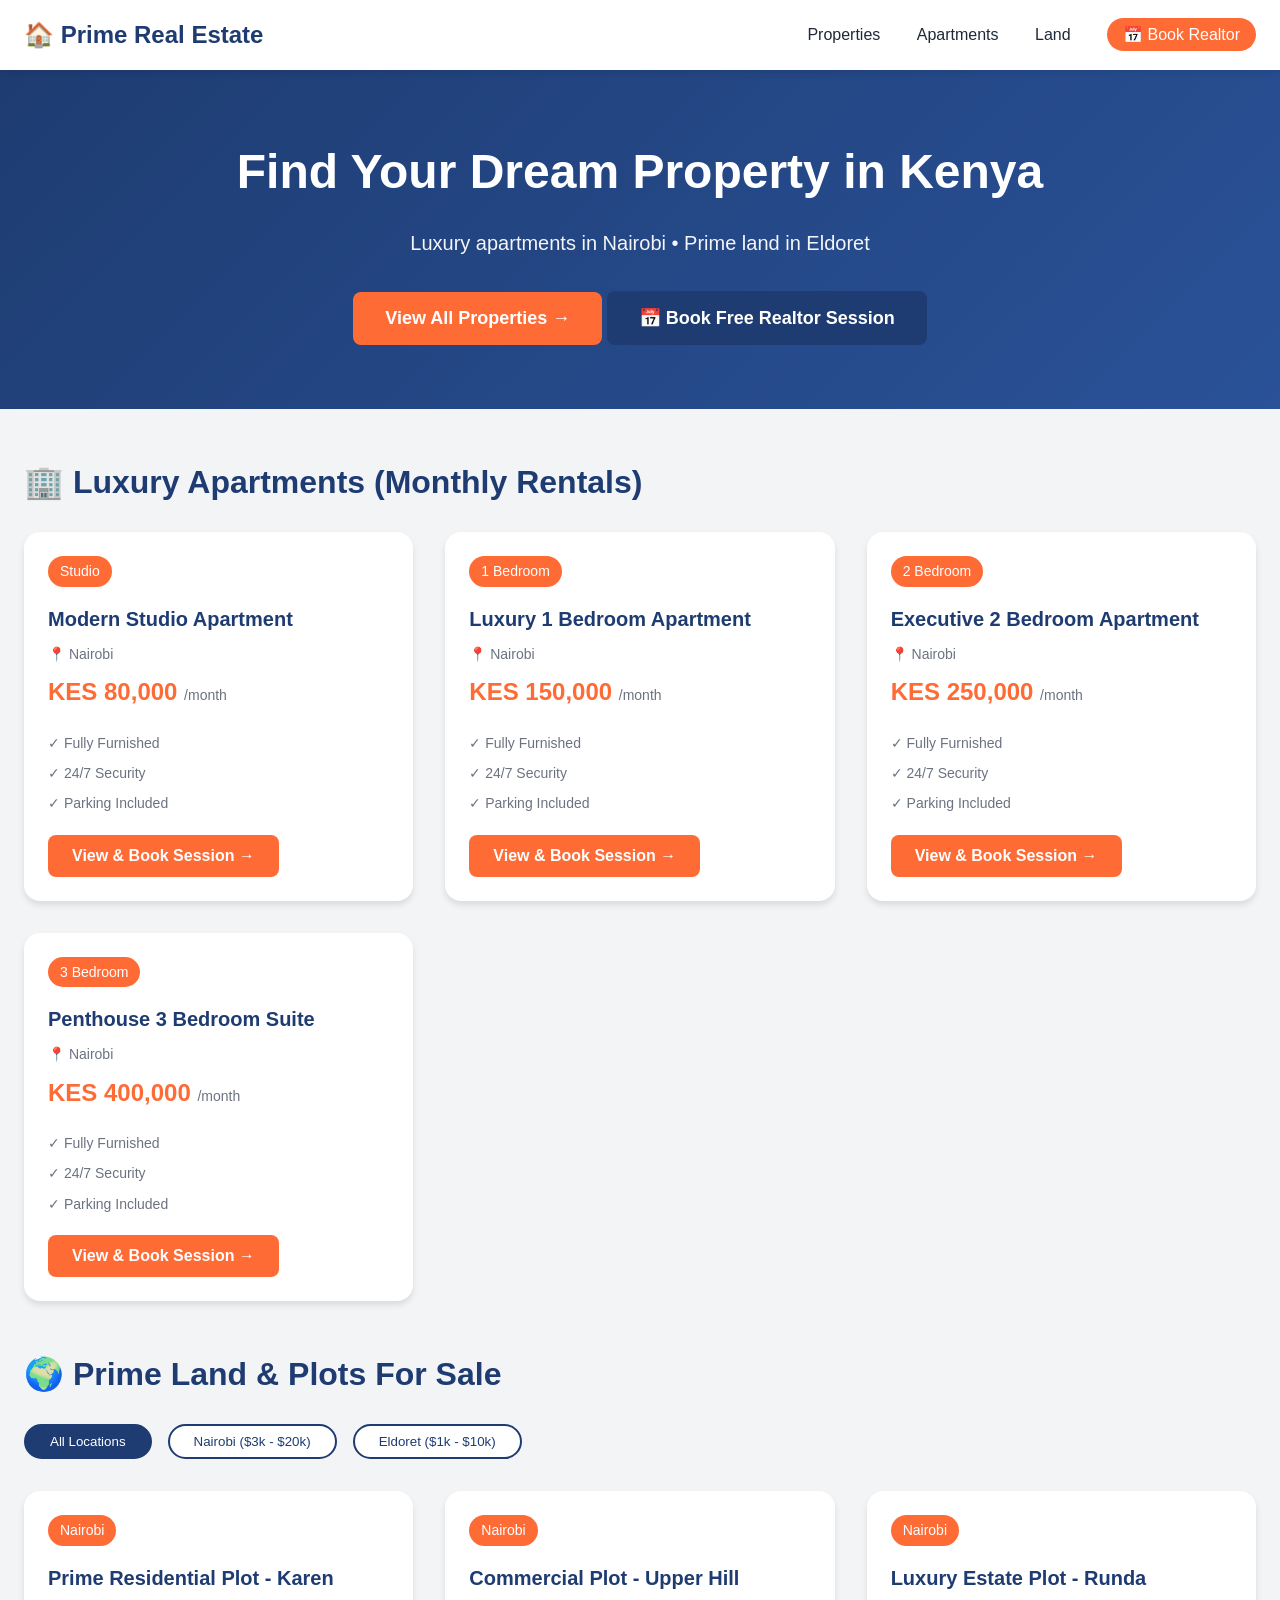
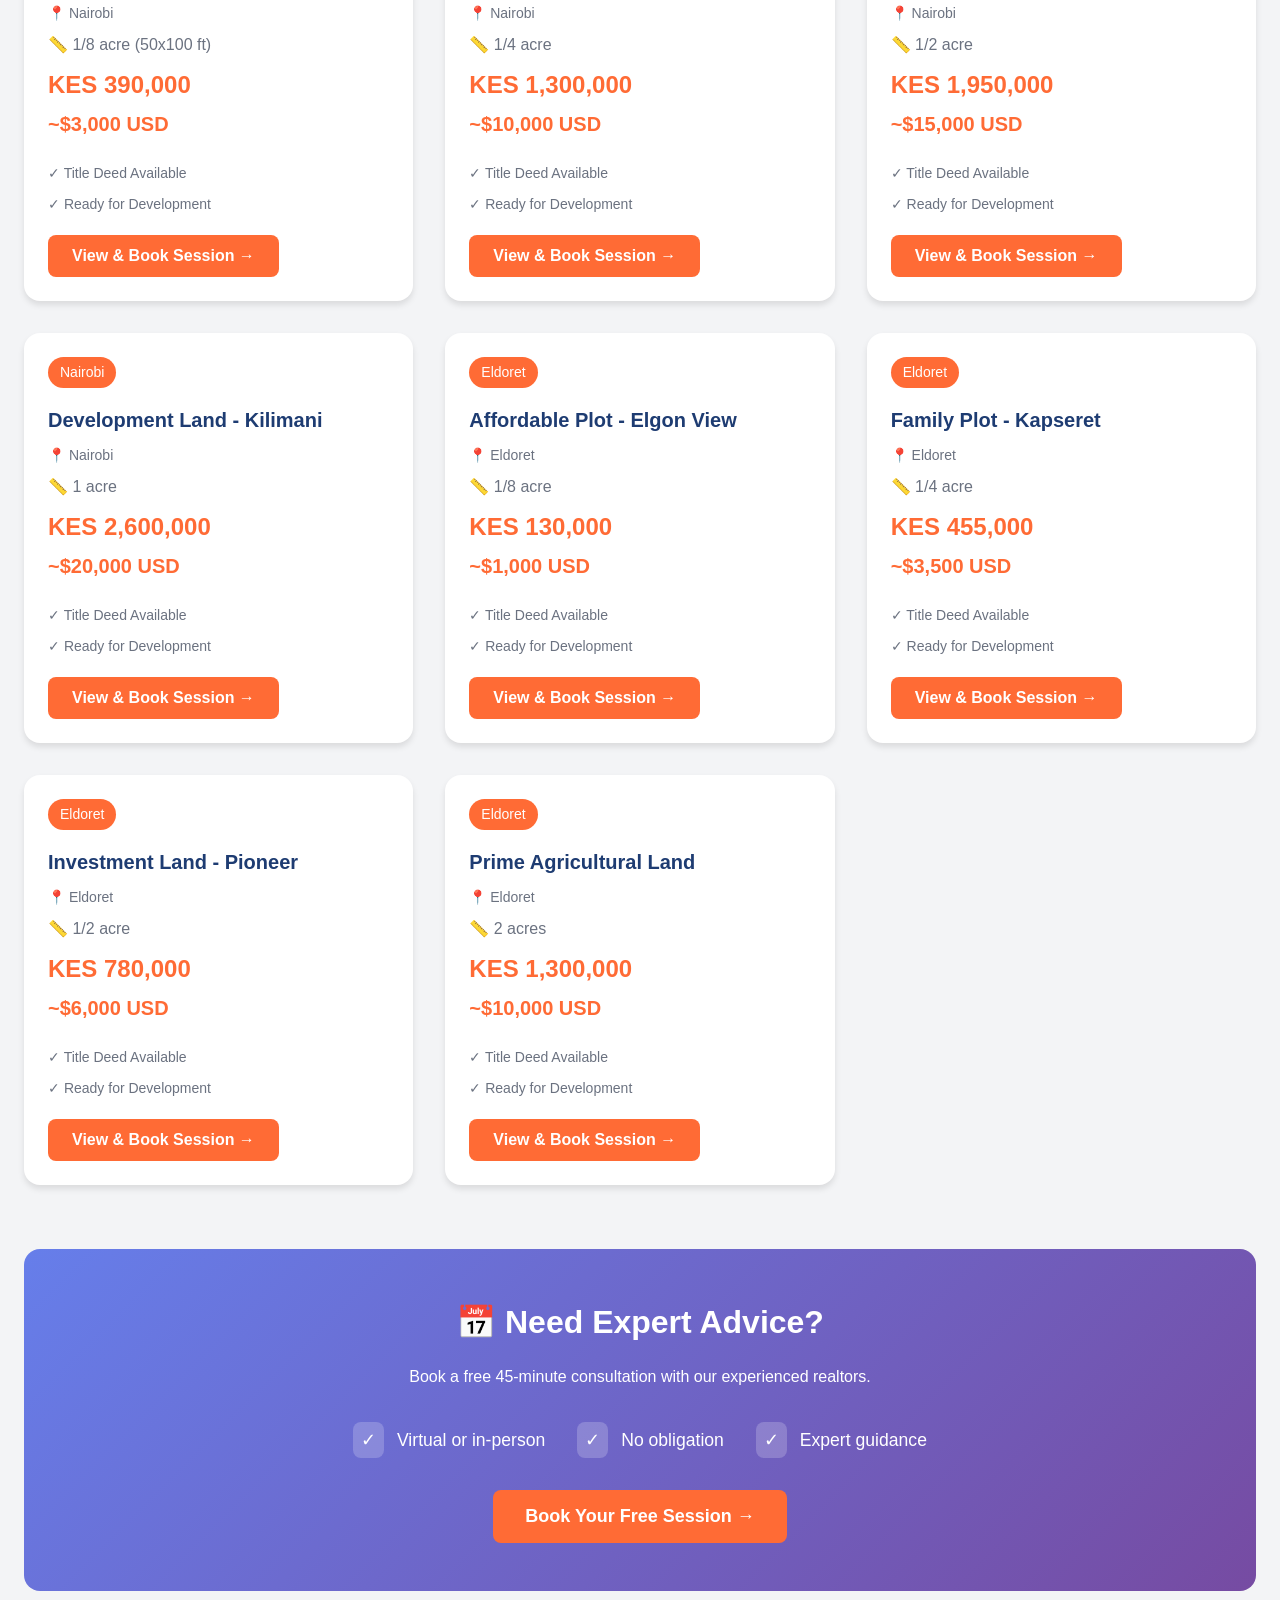
<file: index.html>
<!DOCTYPE html>
<html lang="en">
<head>
    <meta charset="UTF-8">
    <meta name="viewport" content="width=device-width, initial-scale=1.0">
    <title>Prime Real Estate | Apartments & Land for Sale</title>
    
    <!-- Google Tag Manager -->
    <script>(function(w,d,s,l,i){w[l]=w[l]||[];w[l].push({'gtm.start':
    new Date().getTime(),event:'gtm.js'});var f=d.getElementsByTagName(s)[0],
    j=d.createElement(s),dl=l!='dataLayer'?'&l='+l:'';j.async=true;j.src=
    'https://www.googletagmanager.com/gtm.js?id='+i+dl;f.parentNode.insertBefore(j,f);
    })(window,document,'script','dataLayer','GTM-KRJKLHX5');</script>
    <!-- End Google Tag Manager -->
    
    <link rel="stylesheet" href="css/style.css">
</head>
<body>
    <!-- Google Tag Manager (noscript) -->
    <noscript><iframe src="https://www.googletagmanager.com/ns.html?id=GTM-KRJKLHX5"
    height="0" width="0" style="display:none;visibility:hidden"></iframe></noscript>
    <!-- End Google Tag Manager (noscript) -->
    
    <nav class="navbar">
        <div class="container">
            <a href="index.html" class="brand">🏠 Prime Real Estate</a>
            <div class="nav-links">
                <a href="index.html">Properties</a>
                <a href="#apartments">Apartments</a>
                <a href="#land">Land</a>
                <a href="#realtor" class="realtor-link">📅 Book Realtor</a>
            </div>
        </div>
    </nav>
    
    <main>
        <section class="hero">
            <div class="container">
                <h1>Find Your Dream Property in Kenya</h1>
                <p>Luxury apartments in Nairobi • Prime land in Eldoret</p>
                <button id="viewAllPropertiesBtn" class="btn btn-primary btn-large">View All Properties →</button>
                <button id="directBookingBtn" class="btn btn-secondary btn-large">📅 Book Free Realtor Session</button>
            </div>
        </section>
        
        <div class="container">
            <section id="apartments" class="properties-section">
                <h2>🏢 Luxury Apartments (Monthly Rentals)</h2>
                <div class="property-grid" id="apartmentsGrid"></div>
            </section>
            
            <section id="land" class="properties-section">
                <h2>🌍 Prime Land & Plots For Sale</h2>
                <div class="location-filter">
                    <button class="filter-btn active" data-location="all">All Locations</button>
                    <button class="filter-btn" data-location="Nairobi">Nairobi ($3k - $20k)</button>
                    <button class="filter-btn" data-location="Eldoret">Eldoret ($1k - $10k)</button>
                </div>
                <div class="property-grid" id="landGrid"></div>
            </section>
            
            <section id="realtor" class="realtor-section">
                <div class="realtor-card">
                    <h2>📅 Need Expert Advice?</h2>
                    <p>Book a free 45-minute consultation with our experienced realtors.</p>
                    <div class="realtor-features">
                        <div class="feature"><span>✓</span> Virtual or in-person</div>
                        <div class="feature"><span>✓</span> No obligation</div>
                        <div class="feature"><span>✓</span> Expert guidance</div>
                    </div>
                    <button id="directBookingBtn2" class="btn btn-primary btn-large">Book Your Free Session →</button>
                </div>
            </section>
        </div>
    </main>
    
    <script src="js/analytics.js"></script>
    <script src="js/properties.js"></script>
    <script>
        function pushViewItemListEvent(items, listName, listId) {
            window.dataLayer = window.dataLayer || [];
            window.dataLayer.push({
                'event': 'view_item_list',
                'ecommerce': {
                    'item_list_id': listId,
                    'item_list_name': listName,
                    'items': items
                }
            });
        }
        
        function renderApartments() {
            const apartmentItems = apartments.map(apt => ({
                item_id: apt.id, item_name: apt.name, price: apt.price,
                currency: 'KES', index: apt.index, item_category: 'Apartment Rental',
                location: apt.location, bedrooms: apt.bedrooms
            }));
            
            document.getElementById('apartmentsGrid').innerHTML = apartments.map(apt => `
                <div class="property-card">
                    <div class="property-badge">${apt.bedrooms === 0 ? 'Studio' : apt.bedrooms + ' Bedroom'}</div>
                    <h3>${apt.name}</h3>
                    <p class="location">📍 ${apt.location}</p>
                    <p class="price">KES ${apt.price.toLocaleString()} <span class="period">/month</span></p>
                    <ul class="property-features">
                        <li>✓ Fully Furnished</li>
                        <li>✓ 24/7 Security</li>
                        <li>✓ Parking Included</li>
                    </ul>
                    <button class="btn btn-primary view-details" data-property='${JSON.stringify(apt)}'>View & Book Session →</button>
                </div>
            `).join('');
            
            pushViewItemListEvent(apartmentItems, 'Luxury Apartments', 'apartments_list');
            
            document.querySelectorAll('.view-details').forEach(btn => {
                btn.addEventListener('click', () => {
                    localStorage.setItem('selectedProperty', btn.dataset.property);
                    window.location.href = 'property-detail.html';
                });
            });
        }
        
        let currentLandFilter = 'all';
        
        function renderLandPlots() {
            const filtered = currentLandFilter === 'all' ? landPlots : landPlots.filter(plot => plot.location === currentLandFilter);
            const landItems = filtered.map(plot => ({
                item_id: plot.id, item_name: plot.name, price: plot.price,
                currency: 'KES', index: plot.index, item_category: 'Land/Plot',
                location: plot.location, size: plot.size
            }));
            
            document.getElementById('landGrid').innerHTML = filtered.map(plot => {
                const priceInUSD = plot.price_usd || Math.round(plot.price / 130);
                return `<div class="property-card land-card">
                    <div class="property-badge">${plot.location}</div>
                    <h3>${plot.name}</h3>
                    <p class="location">📍 ${plot.location}</p>
                    <p class="size">📏 ${plot.size}</p>
                    <p class="price">KES ${plot.price.toLocaleString()}<br><small>~$${priceInUSD.toLocaleString()} USD</small></p>
                    <ul class="property-features">
                        <li>✓ Title Deed Available</li>
                        <li>✓ Ready for Development</li>
                    </ul>
                    <button class="btn btn-primary view-details-land" data-property='${JSON.stringify(plot)}'>View & Book Session →</button>
                </div>`;
            }).join('');
            
            pushViewItemListEvent(landItems, `${currentLandFilter === 'all' ? 'All' : currentLandFilter} Land Plots`, 'land_list');
            
            document.querySelectorAll('.view-details-land').forEach(btn => {
                btn.addEventListener('click', () => {
                    localStorage.setItem('selectedProperty', btn.dataset.property);
                    window.location.href = 'property-detail.html?type=land';
                });
            });
        }
        
        function directRealtorBooking() {
            window.dataLayer.push({
                'event': 'begin_checkout',
                'ecommerce': { 'currency': 'KES', 'value': 0, 'items': [{ 'item_id': 'REALTOR_CONSULT_001', 'item_name': 'Free Realtor Consultation', 'price': 0, 'quantity': 1 }] }
            });
            
            const serviceProperty = { id: 'SVC_REALTOR_001', name: 'Professional Realtor Consultation', price: 0, location: 'Virtual/In-person', size: '45-minute session' };
            localStorage.setItem('bookingType', 'direct_consultation');
            localStorage.setItem('bookingProperty', JSON.stringify(serviceProperty));
            localStorage.setItem('selectedProperty', JSON.stringify(serviceProperty));
            window.location.href = 'property-detail.html?direct=1';
        }
        
        document.querySelectorAll('.filter-btn').forEach(btn => {
            btn.addEventListener('click', () => {
                document.querySelectorAll('.filter-btn').forEach(b => b.classList.remove('active'));
                btn.classList.add('active');
                currentLandFilter = btn.dataset.location;
                renderLandPlots();
            });
        });
        
        document.getElementById('viewAllPropertiesBtn')?.addEventListener('click', () => {
            const allProperties = [...apartments.map(apt => ({ ...apt, category: 'apartment' })), ...landPlots.map(plot => ({ ...plot, category: 'land' }))];
            const allItems = allProperties.map(prop => ({ item_id: prop.id, item_name: prop.name, price: prop.price, currency: 'KES', item_category: prop.category === 'apartment' ? 'Apartment Rental' : 'Land/Plot', location: prop.location }));
            pushViewItemListEvent(allItems, 'All Properties', 'all_properties_list');
            document.getElementById('apartments').scrollIntoView({ behavior: 'smooth' });
        });
        
        document.getElementById('directBookingBtn')?.addEventListener('click', directRealtorBooking);
        document.getElementById('directBookingBtn2')?.addEventListener('click', directRealtorBooking);
        
        renderApartments();
        renderLandPlots();
    </script>
</body>
</html>
</file>
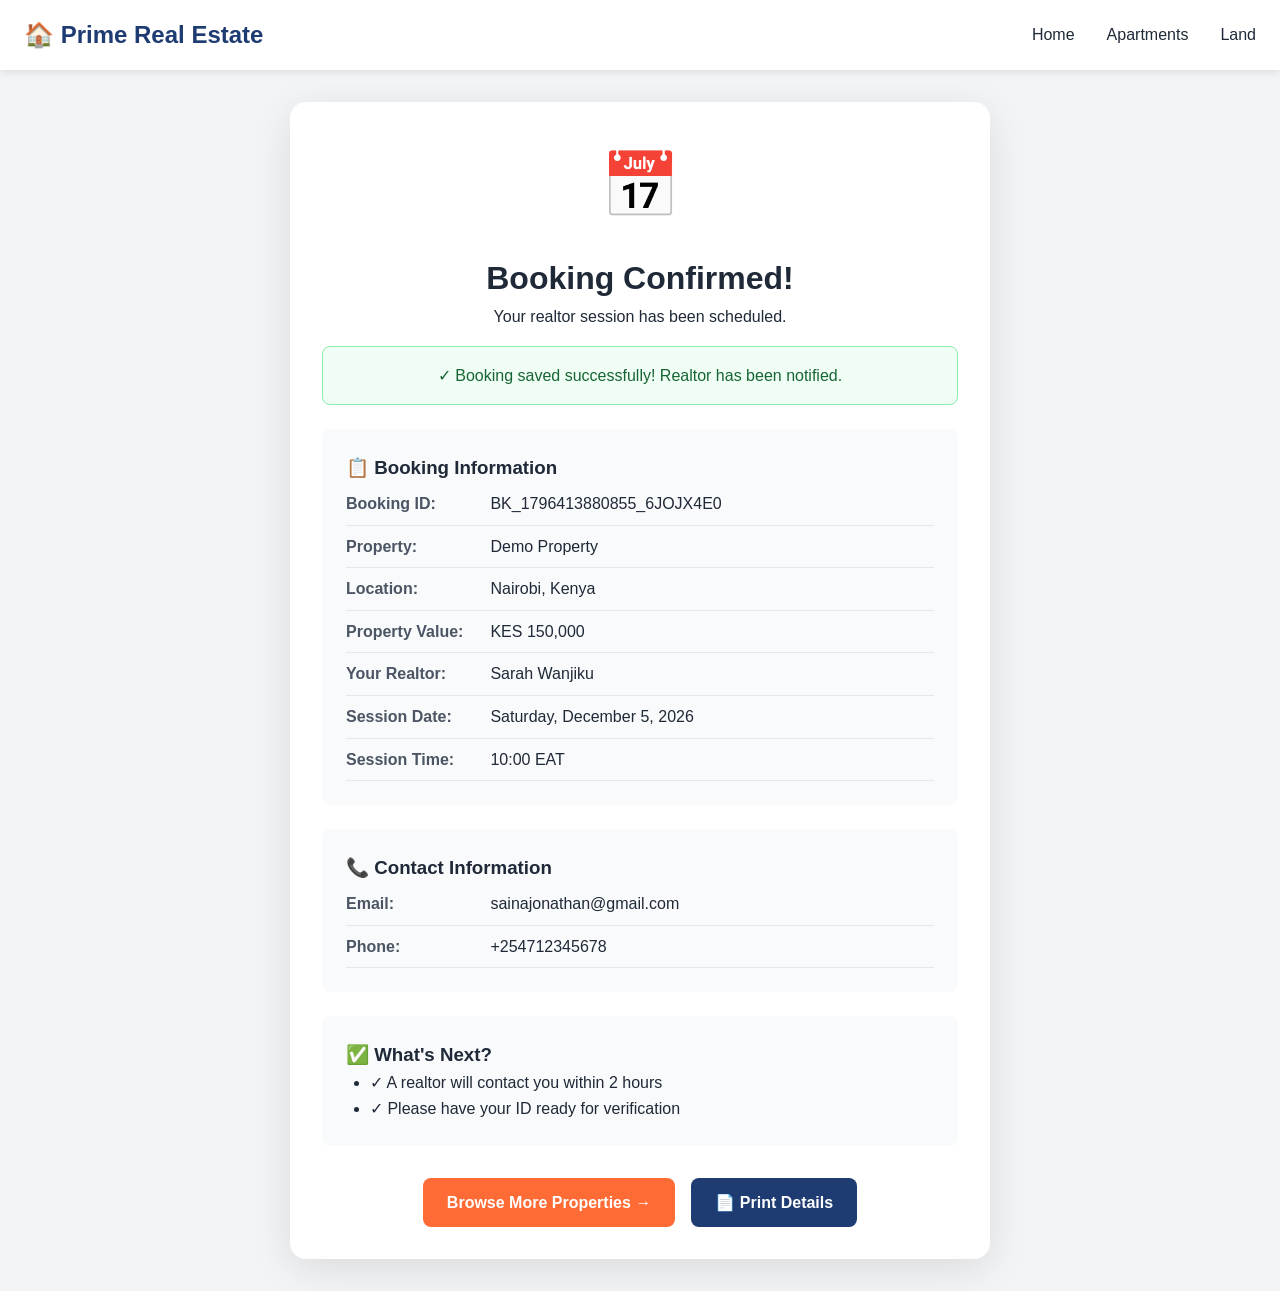
<file: booking-success.html>
<!DOCTYPE html>
<html lang="en">
<head>
    <meta charset="UTF-8">
    <meta name="viewport" content="width=device-width, initial-scale=1.0">
    <title>Booking Confirmed | Prime Real Estate</title>
    
    <script>(function(w,d,s,l,i){w[l]=w[l]||[];w[l].push({'gtm.start':
    new Date().getTime(),event:'gtm.js'});var f=d.getElementsByTagName(s)[0],
    j=d.createElement(s),dl=l!='dataLayer'?'&l='+l:'';j.async=true;j.src=
    'https://www.googletagmanager.com/gtm.js?id='+i+dl;f.parentNode.insertBefore(j,f);
    })(window,document,'script','dataLayer','GTM-KRJKLHX5');</script>
    
    <link rel="stylesheet" href="css/style.css">
    <style>
        .success-container { max-width: 700px; margin: 2rem auto; padding: 2rem; background: white; border-radius: 1rem; box-shadow: 0 10px 40px rgba(0,0,0,0.1); text-align: center; }
        .success-icon { font-size: 4rem; margin-bottom: 1rem; }
        .notification-status { border-radius: 0.5rem; padding: 1rem; margin: 1rem 0; display: none; }
        .notification-status.show { display: block; }
        .notification-status.success { background: #f0fdf4; border: 1px solid #86efac; color: #166534; }
        .notification-status.error { background: #fef2f2; border: 1px solid #fecaca; color: #991b1b; }
        .notification-status.loading { background: #eff6ff; border: 1px solid #bfdbfe; color: #1e40af; }
        .booking-details { text-align: left; margin: 1.5rem 0; padding: 1.5rem; background: #f9fafb; border-radius: 0.5rem; }
        .detail-row { padding: 0.5rem 0; border-bottom: 1px solid #e5e7eb; }
        .detail-row strong { display: inline-block; width: 140px; color: #4b5563; }
        .button-group { display: flex; gap: 1rem; justify-content: center; margin-top: 2rem; flex-wrap: wrap; }
        .spinner { display: inline-block; width: 20px; height: 20px; border: 2px solid #e5e7eb; border-top-color: #1e3c72; border-radius: 50%; animation: spin 0.6s linear infinite; margin-right: 8px; vertical-align: middle; }
        @keyframes spin { to { transform: rotate(360deg); } }
        @media (max-width: 768px) { .detail-row strong { display: block; width: auto; margin-bottom: 0.25rem; } }
    </style>
</head>
<body>
    <noscript><iframe src="https://www.googletagmanager.com/ns.html?id=GTM-KRJKLHX5" height="0" width="0" style="display:none;visibility:hidden"></iframe></noscript>
    
    <nav class="navbar"><div class="container"><a href="index.html" class="brand">🏠 Prime Real Estate</a><div class="nav-links"><a href="index.html">Home</a><a href="index.html#apartments">Apartments</a><a href="index.html#land">Land</a></div></div></nav>
    
    <main class="container"><div id="successContainer" class="success-container"><div class="success-loading">Processing your booking...</div></div></main>
    
    <script src="js/analytics.js"></script>
    <script src="js/properties.js"></script>
    <script>
        // GOOGLE APPS SCRIPT URL - REPLACE WITH YOUR DEPLOYED URL
        const GOOGLE_SCRIPT_URL = "https://script.google.com/macros/s/AKfycby_C1BkPocHogBIftIfCbHDlIoG5jaW4JcTej47LKw2ibYgNs7QMNnZGBBGhmkcYmgTLA/exec";
        
        const bookingDetails = JSON.parse(localStorage.getItem('bookingDetails'));
        if (!bookingDetails) { displayDemoBooking(); } else { displaySuccessPage(bookingDetails); }
        
        // Image beacon method - NO CORS ISSUES!
        function saveToGoogleSheets(booking, bookingId) {
            return new Promise((resolve) => {
                const params = new URLSearchParams({
                    bookingId: bookingId,
                    propertyName: booking.property.name,
                    location: booking.property.location,
                    propertyValue: booking.property.price,
                    userEmail: booking.userEmail,
                    userPhone: booking.userPhone,
                    userName: booking.userName || "Guest",
                    preferredDate: booking.preferredDate,
                    preferredTime: booking.preferredTime,
                    notes: booking.notes || "",
                    _nocache: Date.now()
                });
                
                const fullUrl = `${GOOGLE_SCRIPT_URL}?${params.toString()}`;
                console.log("📤 Sending image beacon to:", fullUrl);
                
                const img = new Image();
                img.onload = () => { console.log("✅ Image beacon sent successfully"); resolve(true); };
                img.onerror = () => { console.warn("⚠️ Image beacon failed"); resolve(true); };
                img.src = fullUrl;
                setTimeout(() => resolve(true), 3000);
            });
        }
        
        function showLocalNotification(message, type) {
            const container = document.getElementById('successContainer');
            const existingNotif = container.querySelector('.notification-status');
            if (existingNotif) existingNotif.remove();
            const notificationDiv = document.createElement('div');
            notificationDiv.className = `notification-status ${type} show`;
            notificationDiv.innerHTML = message;
            container.insertBefore(notificationDiv, container.firstChild);
            setTimeout(() => notificationDiv.remove(), 5000);
        }
        
        function displayDemoBooking() {
            const demoBooking = {
                property: { name: 'Demo Property', location: 'Nairobi', price: 150000, id: 'DEMO_001' },
                userEmail: 'sainajonathan@gmail.com', userPhone: '+254712345678', userName: 'Demo User',
                preferredDate: new Date(Date.now() + 86400000).toISOString().split('T')[0], preferredTime: '10:00',
                bookingType: 'demo_consultation', notes: 'Test booking'
            };
            displaySuccessPage(demoBooking);
        }
        
        async function displaySuccessPage(booking) {
            const property = booking.property;
            const bookingId = 'BK_' + Date.now() + '_' + Math.random().toString(36).substr(2, 8).toUpperCase();
            const sessionDate = new Date(booking.preferredDate);
            const formattedDate = sessionDate.toLocaleDateString('en-US', { weekday: 'long', year: 'numeric', month: 'long', day: 'numeric' });
            const realtorName = booking.bookingType === 'land_consultation' ? 'Michael Kipchoge' : 'Sarah Wanjiku';
            
            const container = document.getElementById('successContainer');
            container.innerHTML = `<div class="success-icon">📅</div><h1>Processing Your Booking...</h1><div class="notification-status loading show"><div class="spinner"></div>Saving your booking...</div>`;
            
            const sheetSaved = await saveToGoogleSheets(booking, bookingId);
            await pushEnhancedConversionEvent(booking, bookingId, realtorName);
            
            container.innerHTML = `
                <div class="success-icon">📅</div>
                <h1>Booking Confirmed!</h1>
                <p>Your realtor session has been scheduled.</p>
                <div class="notification-status success show">✓ Booking saved successfully! Realtor has been notified.</div>
                <div class="booking-details">
                    <h3>📋 Booking Information</h3>
                    <div class="detail-row"><strong>Booking ID:</strong> ${bookingId}</div>
                    <div class="detail-row"><strong>Property:</strong> ${property.name}</div>
                    <div class="detail-row"><strong>Location:</strong> ${property.location}, Kenya</div>
                    <div class="detail-row"><strong>Property Value:</strong> KES ${property.price.toLocaleString()}</div>
                    <div class="detail-row"><strong>Your Realtor:</strong> ${realtorName}</div>
                    <div class="detail-row"><strong>Session Date:</strong> ${formattedDate}</div>
                    <div class="detail-row"><strong>Session Time:</strong> ${booking.preferredTime} EAT</div>
                </div>
                <div class="booking-details">
                    <h3>📞 Contact Information</h3>
                    <div class="detail-row"><strong>Email:</strong> ${booking.userEmail}</div>
                    <div class="detail-row"><strong>Phone:</strong> ${booking.userPhone}</div>
                </div>
                <div class="booking-details">
                    <h3>✅ What's Next?</h3>
                    <ul style="margin-left: 1.5rem; text-align: left;"><li>✓ A realtor will contact you within 2 hours</li><li>✓ Please have your ID ready for verification</li></ul>
                </div>
                <div class="button-group"><a href="index.html" class="btn btn-primary">Browse More Properties →</a><button onclick="window.print()" class="btn btn-secondary">📄 Print Details</button></div>
            `;
            
            localStorage.removeItem('bookingDetails');
            localStorage.removeItem('selectedProperty');
        }
        
        async function normalizeAndHash(str) {
            const encoder = new TextEncoder();
            const data = encoder.encode(str.toLowerCase().trim());
            const hashBuffer = await crypto.subtle.digest('SHA-256', data);
            const hashArray = Array.from(new Uint8Array(hashBuffer));
            return hashArray.map(b => b.toString(16).padStart(2, '0')).join('');
        }
        
        async function pushEnhancedConversionEvent(booking, bookingId, realtorName) {
            const hashedEmail = await normalizeAndHash(booking.userEmail);
            const hashedPhone = await normalizeAndHash(booking.userPhone.replace(/\D/g, ''));
            
            window.dataLayer = window.dataLayer || [];
            window.dataLayer.push({
                'event': 'generate_lead',
                'ecommerce': { 'items': [{ 'item_id': booking.property.id, 'item_name': booking.property.name, 'price': booking.property.price, 'quantity': 1, 'currency': 'KES', 'booking_id': bookingId, 'realtor': realtorName }] },
                'lead': { 'id': bookingId, 'value': booking.property.price * 0.01, 'currency': 'KES', 'type': 'realtor_booking' },
                'enhanced_conversions': { 'email': hashedEmail, 'phone': hashedPhone }
            });
            console.log('🎉 GA4 Event pushed with Enhanced Conversions');
        }
    </script>
</body>
</html>
</file>
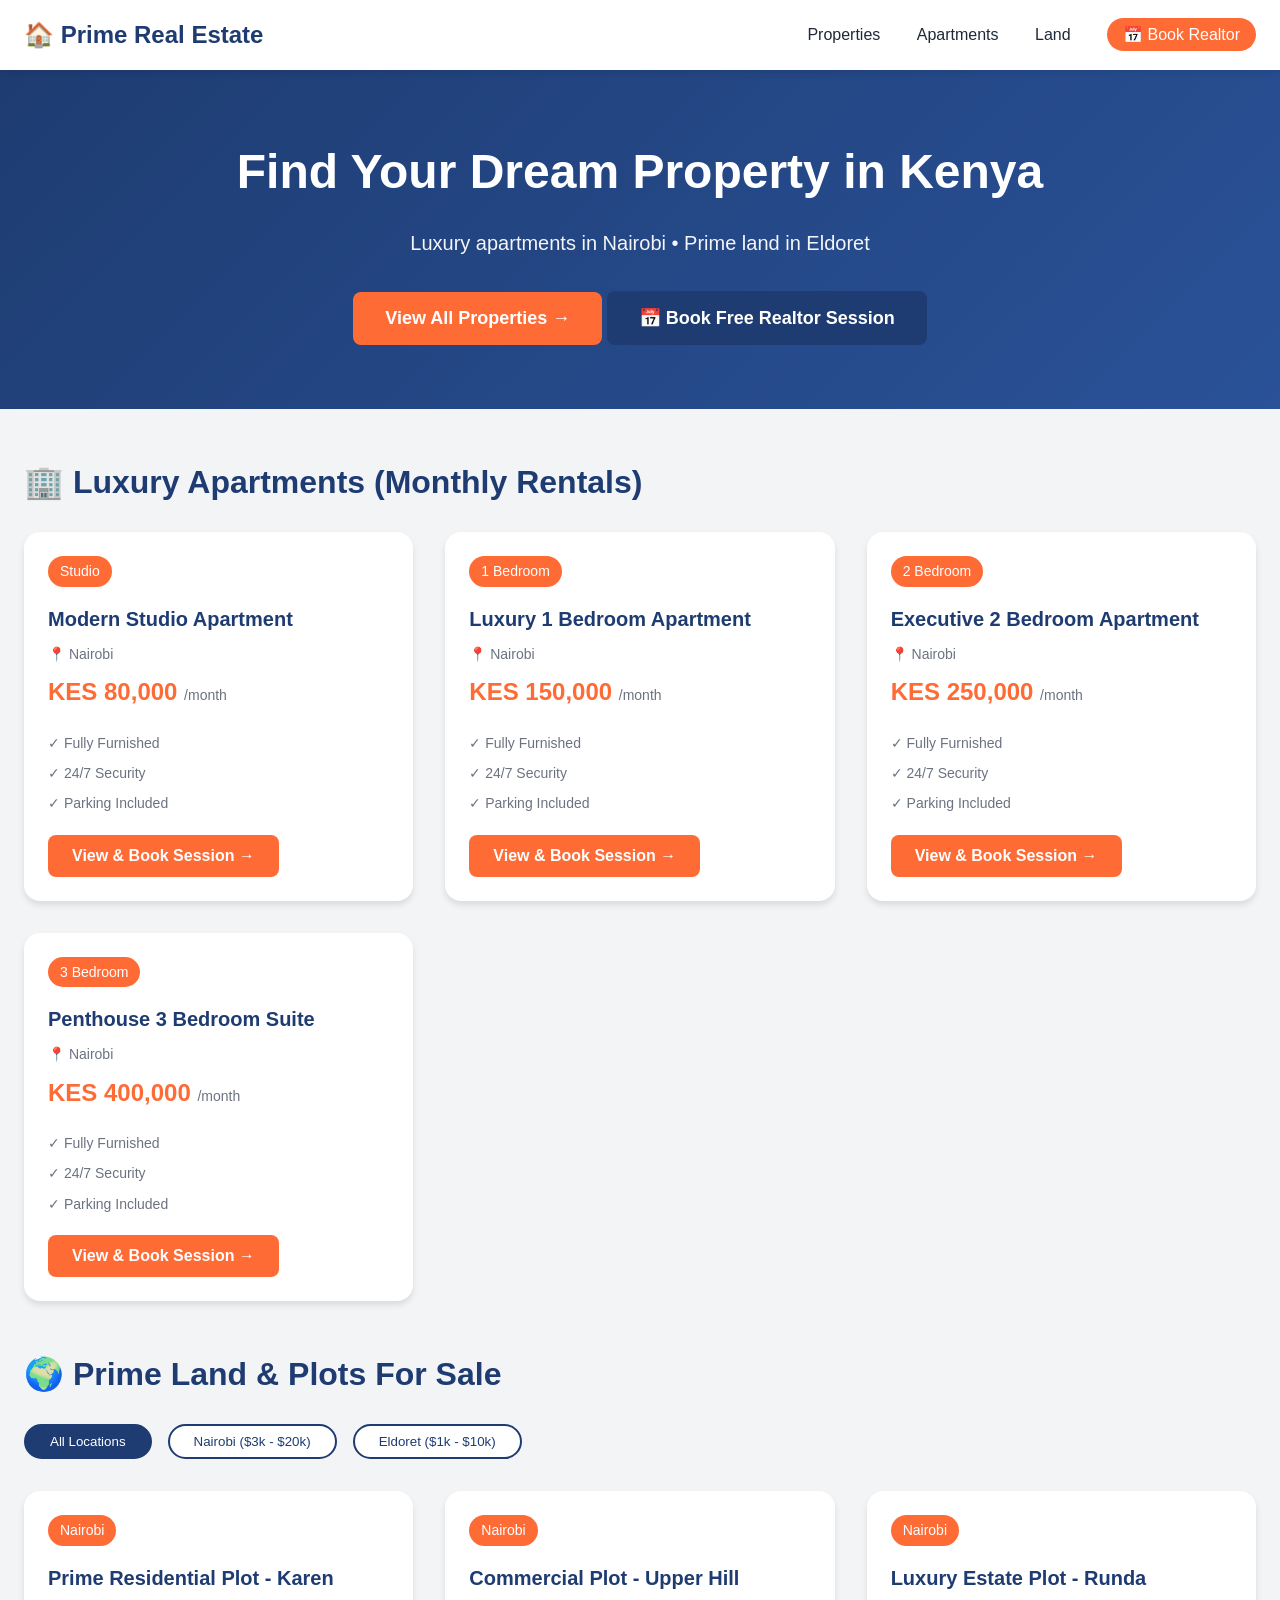
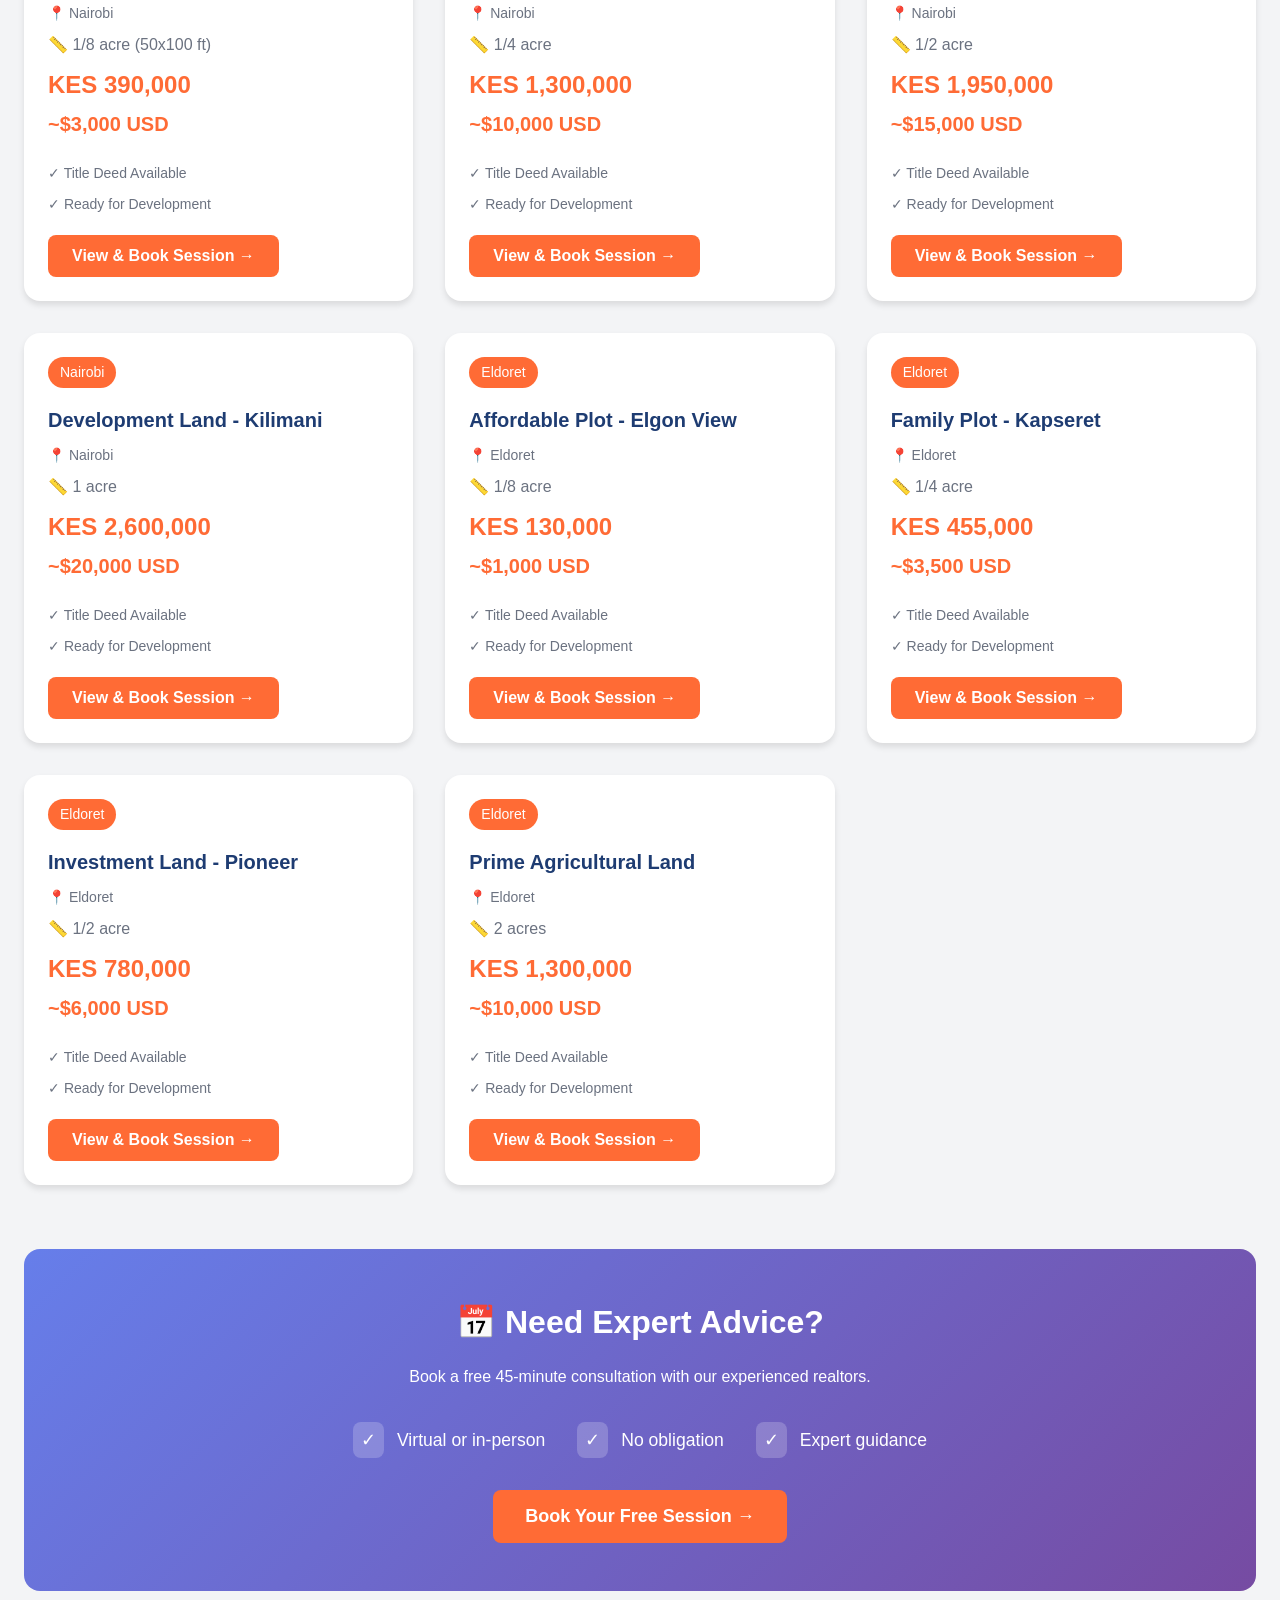
<file: property-detail.html>
<!DOCTYPE html>
<html lang="en">
<head>
    <meta charset="UTF-8">
    <meta name="viewport" content="width=device-width, initial-scale=1.0">
    <title>Property Details | Prime Real Estate</title>
    
    <script>(function(w,d,s,l,i){w[l]=w[l]||[];w[l].push({'gtm.start':
    new Date().getTime(),event:'gtm.js'});var f=d.getElementsByTagName(s)[0],
    j=d.createElement(s),dl=l!='dataLayer'?'&l='+l:'';j.async=true;j.src=
    'https://www.googletagmanager.com/gtm.js?id='+i+dl;f.parentNode.insertBefore(j,f);
    })(window,document,'script','dataLayer','GTM-KRJKLHX5');</script>
    
    <link rel="stylesheet" href="css/style.css">
    <style>
        .modal { display: none; position: fixed; top: 0; left: 0; width: 100%; height: 100%; background: rgba(0,0,0,0.5); z-index: 1000; justify-content: center; align-items: center; }
        .modal.active { display: flex; }
        .modal-content { background: white; padding: 2rem; border-radius: 1rem; max-width: 500px; width: 90%; position: relative; }
        .modal-close { position: absolute; top: 1rem; right: 1rem; font-size: 1.5rem; cursor: pointer; }
        .form-group { margin-bottom: 1.5rem; }
        .form-group label { display: block; margin-bottom: 0.5rem; font-weight: 600; color: #1e3c72; }
        .form-group input, .form-group select, .form-group textarea { width: 100%; padding: 0.75rem; border: 1px solid #e5e7eb; border-radius: 0.5rem; }
        .form-group input:focus { outline: none; border-color: #ff6b35; }
        .form-group input.error { border-color: #ef4444; }
        .error-message { color: #ef4444; font-size: 0.875rem; margin-top: 0.25rem; display: none; }
        .error-message.show { display: block; }
        .booking-summary { background: #f9fafb; padding: 1rem; border-radius: 0.5rem; margin-bottom: 1.5rem; }
        .btn-book { width: 100%; padding: 1rem; }
    </style>
</head>
<body>
    <noscript><iframe src="https://www.googletagmanager.com/ns.html?id=KRJKLHX5" height="0" width="0" style="display:none;visibility:hidden"></iframe></noscript>
    
    <nav class="navbar"><div class="container"><a href="index.html" class="brand">🏠 Prime Real Estate</a><div class="nav-links"><a href="index.html">← Back to Properties</a></div></div></nav>
    
    <main class="container"><div id="propertyDetail" class="property-detail-container"></div></main>
    
    <div id="bookingModal" class="modal">
        <div class="modal-content">
            <span class="modal-close" onclick="closeModal()">&times;</span>
            <h2>📅 Book Realtor Session</h2>
            <div id="bookingSummary" class="booking-summary"></div>
            <form id="bookingForm" onsubmit="submitBooking(event)">
                <div class="form-group"><label>Email Address *</label><input type="email" id="userEmail" required placeholder="your@email.com"><div class="error-message" id="emailError">Valid email required</div></div>
                <div class="form-group"><label>Phone Number *</label><input type="tel" id="userPhone" required placeholder="0712345678"><div class="error-message" id="phoneError">Valid Kenyan phone required</div></div>
                <div class="form-group"><label>Your Name *</label><input type="text" id="userName" required placeholder="Full name"></div>
                <div class="form-group"><label>Preferred Date *</label><input type="date" id="preferredDate" required></div>
                <div class="form-group"><label>Preferred Time *</label><select id="preferredTime" required><option value="">Select time</option><option value="09:00">9:00 AM</option><option value="10:00">10:00 AM</option><option value="11:00">11:00 AM</option><option value="14:00">2:00 PM</option><option value="15:00">3:00 PM</option><option value="16:00">4:00 PM</option></select></div>
                <div class="form-group"><label>Additional Notes</label><textarea id="notes" rows="2"></textarea></div>
                <button type="submit" class="btn btn-primary btn-book">Confirm Booking →</button>
            </form>
        </div>
    </div>
    
    <script src="js/analytics.js"></script>
    <script src="js/properties.js"></script>
    <script>
        let currentProperty = null;
        const property = JSON.parse(localStorage.getItem('selectedProperty'));
        if (!property) window.location.href = 'index.html';
        currentProperty = property;
        const isRental = property.bedrooms !== undefined;
        
        window.dataLayer = window.dataLayer || [];
        window.dataLayer.push({ 'event': 'view_item', 'ecommerce': { 'items': [{ 'item_id': property.id, 'item_name': property.name, 'price': property.price, 'currency': 'KES', 'item_category': isRental ? 'Apartment Rental' : 'Land/Plot', 'location': property.location }] } });
        
        const container = document.getElementById('propertyDetail');
        if (isRental) {
            container.innerHTML = `<div class="detail-card"><div class="detail-badge">${property.bedrooms === 0 ? 'Studio Apartment' : property.bedrooms + ' Bedroom Apartment'}</div><h1>${property.name}</h1><p class="location">📍 ${property.location}, Kenya</p><p class="price-large">KES ${property.price.toLocaleString()} <span class="period">/month</span></p><div class="detail-section"><h3>Property Features</h3><ul><li>✓ Fully Furnished</li><li>✓ 24/7 Security</li><li>✓ Parking Included</li><li>✓ Gym & Pool Access</li></ul></div><button id="bookSessionBtn" class="btn btn-primary btn-large">📅 Book a Session with Realtor →</button></div>`;
        } else {
            const priceInUSD = property.price_usd || Math.round(property.price / 130);
            container.innerHTML = `<div class="detail-card"><div class="detail-badge">${property.location} Land</div><h1>${property.name}</h1><p class="location">📍 ${property.location}, Kenya</p><p class="size-large">📏 ${property.size}</p><p class="price-large">KES ${property.price.toLocaleString()} <span class="period">(~$${priceInUSD.toLocaleString()} USD)</span></p><div class="detail-section"><h3>Property Details</h3><ul><li>✓ Freehold Title Deed</li><li>✓ Ready for Construction</li><li>✓ Water & Electricity Access</li></ul></div><button id="bookSessionBtn" class="btn btn-primary btn-large">📅 Book a Session with Realtor →</button></div>`;
        }
        
        document.getElementById('bookSessionBtn').addEventListener('click', showBookingModal);
        
        function showBookingModal() {
            const modal = document.getElementById('bookingModal');
            const tomorrow = new Date(); tomorrow.setDate(tomorrow.getDate() + 1);
            document.getElementById('preferredDate').min = tomorrow.toISOString().split('T')[0];
            document.getElementById('bookingSummary').innerHTML = `<p><strong>Property:</strong> ${currentProperty.name}</p><p><strong>Location:</strong> ${currentProperty.location}</p><p><strong>Value:</strong> KES ${currentProperty.price.toLocaleString()}</p>`;
            modal.classList.add('active');
        }
        
        function closeModal() { document.getElementById('bookingModal').classList.remove('active'); document.getElementById('bookingForm').reset(); }
        
        function validateEmail(email) { return /^[^\s@]+@[^\s@]+\.[^\s@]+$/.test(email); }
        function validatePhone(phone) { return /^(\+254|0)?[17]\d{8}$/.test(phone); }
        
        async function submitBooking(event) {
            event.preventDefault();
            const email = document.getElementById('userEmail').value.trim();
            const phone = document.getElementById('userPhone').value.trim();
            const userName = document.getElementById('userName').value.trim();
            const preferredDate = document.getElementById('preferredDate').value;
            const preferredTime = document.getElementById('preferredTime').value;
            
            let isValid = true;
            if (!validateEmail(email)) { document.getElementById('emailError').classList.add('show'); isValid = false; }
            else { document.getElementById('emailError').classList.remove('show'); }
            if (!validatePhone(phone)) { document.getElementById('phoneError').classList.add('show'); isValid = false; }
            else { document.getElementById('phoneError').classList.remove('show'); }
            if (!userName) { alert('Please enter your name'); isValid = false; }
            if (!preferredDate || !preferredTime) { alert('Please select date and time'); isValid = false; }
            if (!isValid) return;
            
            window.dataLayer.push({ 'event': 'add_to_cart', 'ecommerce': { 'currency': 'KES', 'value': currentProperty.price, 'items': [{ 'item_id': currentProperty.id, 'item_name': currentProperty.name, 'price': currentProperty.price, 'quantity': 1, 'booking_type': 'realtor_session' }] } });
            
            const bookingDetails = { property: currentProperty, userEmail: email, userPhone: phone, userName: userName, preferredDate: preferredDate, preferredTime: preferredTime, notes: document.getElementById('notes').value, bookingType: isRental ? 'rental_consultation' : 'land_consultation', timestamp: new Date().toISOString() };
            localStorage.setItem('bookingDetails', JSON.stringify(bookingDetails));
            closeModal();
            window.location.href = 'booking-success.html';
        }
        
        window.onclick = function(event) { const modal = document.getElementById('bookingModal'); if (event.target === modal) closeModal(); }
    </script>
</body>
</html>
</file>
<file: css/style.css>
/* Complete CSS - Add to your existing style.css */

:root {
    --primary: #1e3c72;
    --primary-dark: #0f2442;
    --secondary: #2a5298;
    --accent: #ff6b35;
    --success: #10b981;
    --text: #1f2937;
    --text-light: #6b7280;
    --bg: #f3f4f6;
}

* {
    margin: 0;
    padding: 0;
    box-sizing: border-box;
}

body {
    font-family: -apple-system, BlinkMacSystemFont, 'Segoe UI', Roboto, sans-serif;
    line-height: 1.6;
    color: var(--text);
    background: var(--bg);
}

.container {
    max-width: 1280px;
    margin: 0 auto;
    padding: 0 24px;
}

/* Navigation */
.navbar {
    background: white;
    box-shadow: 0 2px 8px rgba(0,0,0,0.1);
    position: sticky;
    top: 0;
    z-index: 100;
    padding: 1rem 0;
}

.navbar .container {
    display: flex;
    justify-content: space-between;
    align-items: center;
}

.brand {
    font-size: 1.5rem;
    font-weight: bold;
    color: var(--primary);
    text-decoration: none;
}

.nav-links a {
    margin-left: 2rem;
    text-decoration: none;
    color: var(--text);
    transition: color 0.3s;
}

.nav-links a:hover {
    color: var(--accent);
}

/* Hero Section */
.hero {
    background: linear-gradient(135deg, var(--primary) 0%, var(--secondary) 100%);
    color: white;
    padding: 4rem 0;
    text-align: center;
    margin-bottom: 2rem;
}

.hero h1 {
    font-size: 3rem;
    margin-bottom: 1rem;
}

.hero p {
    font-size: 1.25rem;
    margin-bottom: 2rem;
    opacity: 0.95;
}

/* Property Grid */
.properties-section {
    margin: 3rem 0;
}

.properties-section h2 {
    font-size: 2rem;
    margin-bottom: 1.5rem;
    color: var(--primary);
}

.property-grid {
    display: grid;
    grid-template-columns: repeat(auto-fill, minmax(320px, 1fr));
    gap: 2rem;
}

.property-card {
    background: white;
    border-radius: 1rem;
    overflow: hidden;
    box-shadow: 0 4px 6px rgba(0,0,0,0.1);
    transition: transform 0.3s, box-shadow 0.3s;
    padding: 1.5rem;
}

.property-card:hover {
    transform: translateY(-4px);
    box-shadow: 0 8px 20px rgba(0,0,0,0.15);
}

.property-badge {
    display: inline-block;
    background: var(--accent);
    color: white;
    padding: 0.25rem 0.75rem;
    border-radius: 1rem;
    font-size: 0.875rem;
    margin-bottom: 1rem;
}

.property-card h3 {
    font-size: 1.25rem;
    margin-bottom: 0.5rem;
    color: var(--primary);
}

.location {
    color: var(--text-light);
    font-size: 0.875rem;
    margin-bottom: 0.5rem;
}

.price {
    font-size: 1.5rem;
    font-weight: bold;
    color: var(--accent);
    margin: 0.5rem 0;
}

.period {
    font-size: 0.875rem;
    font-weight: normal;
    color: var(--text-light);
}

.size, .size-large {
    color: var(--text-light);
    margin: 0.5rem 0;
}

.property-features {
    list-style: none;
    margin: 1rem 0;
    padding: 0;
}

.property-features li {
    font-size: 0.875rem;
    color: var(--text-light);
    padding: 0.25rem 0;
}

/* Location Filter */
.location-filter {
    display: flex;
    gap: 1rem;
    margin-bottom: 2rem;
    flex-wrap: wrap;
}

.filter-btn {
    padding: 0.5rem 1.5rem;
    border: 2px solid var(--primary);
    background: white;
    color: var(--primary);
    border-radius: 2rem;
    cursor: pointer;
    transition: all 0.3s;
}

.filter-btn:hover,
.filter-btn.active {
    background: var(--primary);
    color: white;
}

/* Buttons */
.btn {
    display: inline-block;
    padding: 0.75rem 1.5rem;
    border: none;
    border-radius: 0.5rem;
    font-size: 1rem;
    cursor: pointer;
    transition: all 0.3s;
    text-decoration: none;
    text-align: center;
}

.btn-primary {
    background: var(--accent);
    color: white;
    font-weight: 600;
}

.btn-primary:hover {
    background: #ff5722;
    transform: translateY(-2px);
}

.btn-secondary {
    background: var(--primary);
    color: white;
    font-weight: 600;
}

.btn-secondary:hover {
    background: var(--primary-dark);
    transform: translateY(-2px);
}

.btn-large {
    padding: 1rem 2rem;
    font-size: 1.125rem;
}

/* Detail Page */
.detail-card {
    background: white;
    border-radius: 1rem;
    padding: 2rem;
    max-width: 800px;
    margin: 2rem auto;
    box-shadow: 0 4px 20px rgba(0,0,0,0.1);
}

.detail-badge {
    display: inline-block;
    background: var(--primary);
    color: white;
    padding: 0.5rem 1rem;
    border-radius: 2rem;
    font-size: 0.875rem;
    margin-bottom: 1rem;
}

.price-large {
    font-size: 2.5rem;
    font-weight: bold;
    color: var(--accent);
    margin: 1rem 0;
}

.detail-section {
    margin: 2rem 0;
    padding: 1rem 0;
    border-top: 1px solid #e5e7eb;
}

.detail-section h3 {
    margin-bottom: 1rem;
    color: var(--primary);
}

.detail-section ul {
    list-style: none;
    padding-left: 0;
}

.detail-section li {
    padding: 0.5rem 0;
}

/* Success Page */
.success-container {
    text-align: center;
    padding: 3rem;
    background: white;
    border-radius: 1rem;
    margin: 3rem auto;
    max-width: 600px;
    box-shadow: 0 4px 20px rgba(0,0,0,0.1);
}

.success-icon {
    font-size: 4rem;
    color: var(--success);
    margin-bottom: 1rem;
}

.order-details {
    background: var(--bg);
    padding: 1.5rem;
    border-radius: 0.5rem;
    margin: 2rem 0;
    text-align: left;
}

.order-details p {
    margin: 0.5rem 0;
}

/* Booking Success Page Styles */
.booking-info, .contact-info, .whats-next {
    margin: 1.5rem 0;
    padding: 1rem;
    background: #f9fafb;
    border-radius: 0.5rem;
}

.booking-info h3, .contact-info h3, .whats-next h3 {
    color: var(--primary);
    margin-bottom: 0.75rem;
    font-size: 1.1rem;
}

.whats-next ul {
    margin-left: 1.5rem;
    color: var(--text-light);
}

.whats-next li {
    margin: 0.5rem 0;
}

/* Realtor Section */
.realtor-section {
    margin: 4rem 0;
}

.realtor-card {
    background: linear-gradient(135deg, #667eea 0%, #764ba2 100%);
    color: white;
    padding: 3rem;
    border-radius: 1rem;
    text-align: center;
}

.realtor-card h2 {
    margin-bottom: 1rem;
    font-size: 2rem;
}

.realtor-features {
    display: flex;
    justify-content: center;
    gap: 2rem;
    margin: 2rem 0;
    flex-wrap: wrap;
}

.realtor-features .feature {
    font-size: 1.1rem;
}

.realtor-features .feature span {
    background: rgba(255,255,255,0.2);
    padding: 0.25rem 0.5rem;
    border-radius: 0.5rem;
    margin-right: 0.5rem;
    display: inline-block;
}

.realtor-link {
    background: var(--accent);
    padding: 0.5rem 1rem;
    border-radius: 2rem;
    color: white !important;
}

/* Booking button group */
.booking-actions {
    display: flex;
    gap: 1rem;
    justify-content: center;
    margin-top: 1rem;
    flex-wrap: wrap;
}

/* Responsive Design */
@media (max-width: 768px) {
    .hero h1 {
        font-size: 1.75rem;
    }
    
    .hero p {
        font-size: 1rem;
    }
    
    .property-grid {
        grid-template-columns: 1fr;
    }
    
    .location-filter {
        flex-wrap: wrap;
        justify-content: center;
    }
    
    .detail-card {
        padding: 1.5rem;
        margin: 1rem;
    }
    
    .price-large {
        font-size: 1.75rem;
    }
    
    .realtor-features {
        flex-direction: column;
        gap: 1rem;
        align-items: center;
    }
    
    .btn-secondary {
        margin-top: 0.5rem;
    }
    
    .booking-actions {
        flex-direction: column;
        align-items: center;
    }
    
    .success-container {
        padding: 1.5rem;
        margin: 1rem;
    }
    
    .order-details {
        padding: 1rem;
    }
    
    .booking-info, .contact-info, .whats-next {
        padding: 0.75rem;
    }
}

/* Small screens (phones) */
@media (max-width: 480px) {
    .container {
        padding: 0 16px;
    }
    
    .navbar .container {
        flex-direction: column;
        gap: 1rem;
    }
    
    .nav-links a {
        margin: 0 0.75rem;
    }
    
    .property-card {
        padding: 1rem;
    }
    
    .price {
        font-size: 1.25rem;
    }
    
    .btn-large {
        padding: 0.75rem 1.5rem;
        font-size: 1rem;
    }
    
    .realtor-card {
        padding: 1.5rem;
    }
    
    .realtor-card h2 {
        font-size: 1.5rem;
    }
    
    .success-icon {
        font-size: 3rem;
    }
}

/* Print styles for booking confirmation */
@media print {
    .navbar,
    .btn,
    .btn-primary,
    .btn-secondary,
    .realtor-section,
    .location-filter {
        display: none;
    }
    
    .success-container {
        box-shadow: none;
        margin: 0;
        padding: 0;
    }
    
    .order-details {
        background: none;
        padding: 0;
    }
    
    body {
        background: white;
    }
}

/* Animation for success page */
@keyframes fadeInUp {
    from {
        opacity: 0;
        transform: translateY(20px);
    }
    to {
        opacity: 1;
        transform: translateY(0);
    }
}

.success-container {
    animation: fadeInUp 0.5s ease-out;
}

/* Hover effects for property cards */
.property-card {
    position: relative;
    overflow: hidden;
}

.property-card::after {
    content: '';
    position: absolute;
    top: 0;
    left: -100%;
    width: 100%;
    height: 100%;
    background: linear-gradient(90deg, transparent, rgba(255,255,255,0.1), transparent);
    transition: left 0.5s;
}

.property-card:hover::after {
    left: 100%;
}

/* Loading state for buttons */
.btn.loading {
    position: relative;
    pointer-events: none;
    opacity: 0.7;
}

.btn.loading::after {
    content: '';
    position: absolute;
    width: 16px;
    height: 16px;
    top: 50%;
    left: 50%;
    margin-left: -8px;
    margin-top: -8px;
    border: 2px solid white;
    border-top-color: transparent;
    border-radius: 50%;
    animation: spin 0.6s linear infinite;
}

@keyframes spin {
    to { transform: rotate(360deg); }
}
</file>
